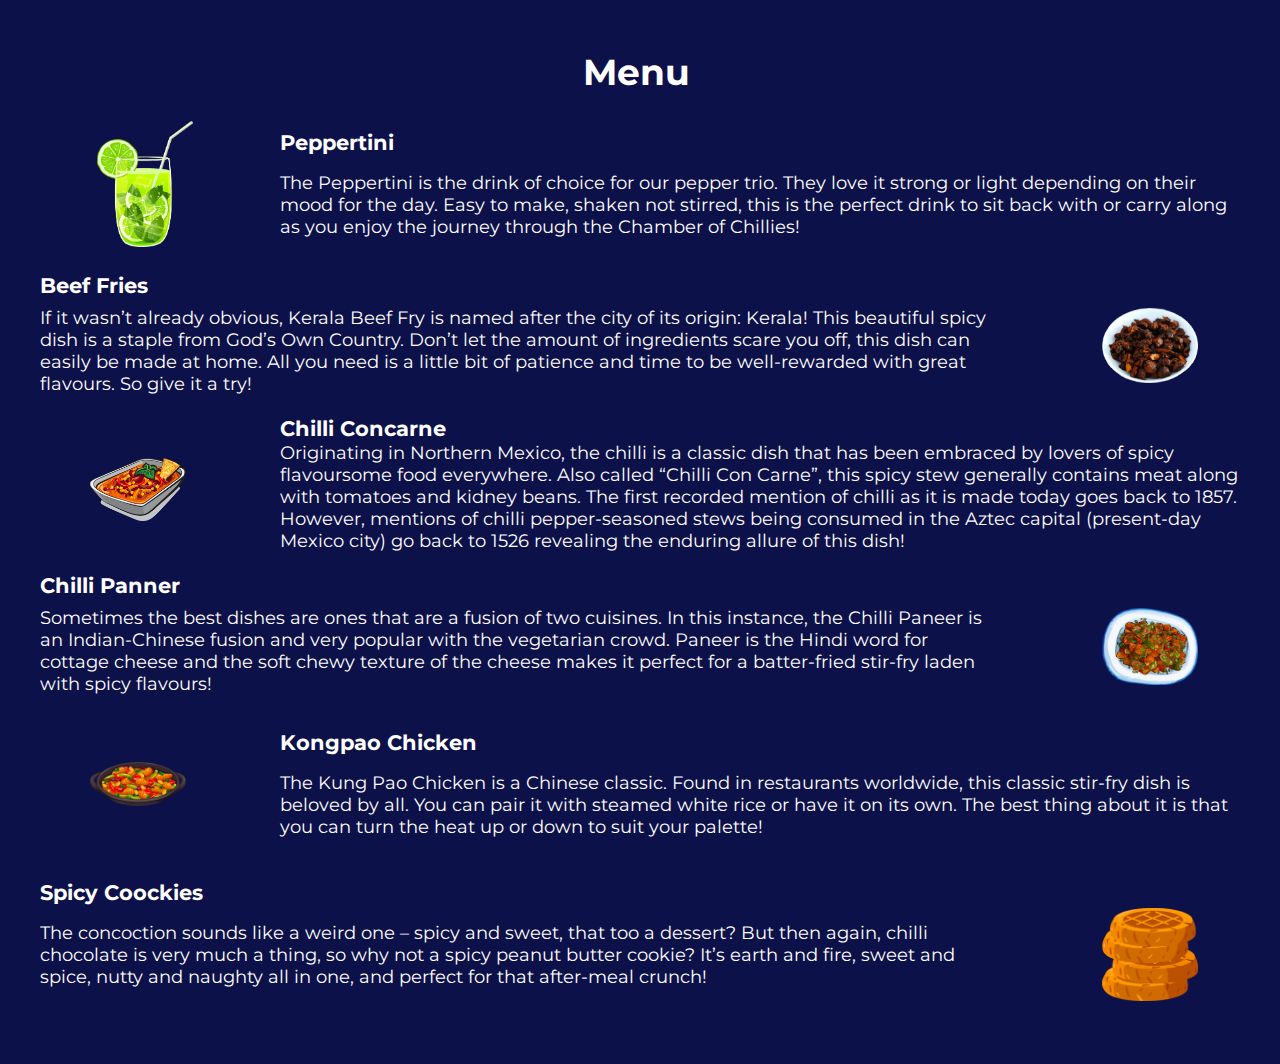
<file: reciepe_new.html>
<!DOCTYPE html>
<html class="wide wow-animation" lang="en">
  <head>
    <title>That Perfect Dish</title>
    <meta name="format-detection" content="telephone=no">
    <meta name="viewport" content="width=device-width, height=device-height, initial-scale=1.0, maximum-scale=1.0, user-scalable=0">
    <meta http-equiv="X-UA-Compatible" content="IE=edge">
    <meta charset="utf-8">
    <link rel="icon" href="images/favicon.png" type="image/x-icon">
    <link href="https://fonts.googleapis.com/css2?family=Montserrat:wght@100&family=ZCOOL+KuaiLe&display=swap" rel="stylesheet">
    <base target="_blank">
    <style>
  * {
    margin: 0;
    padding: 0;
  }
  
  body,
  button,
  input {
    font: 18px arial;
    font-family: 'Montserrat', sans-serif;
    color: #fff;
  }
  
  li {
    list-style: none;
  }
  
  a {
    color: rgb(255, 255, 255);
    text-decoration: none;
  }
  
  input,
  button {
    border: none;
    outline: none;
  }
  
  body {
    background-color: #0D1149;
  }


  .banner {
    width: 1200px;
    height: 140px;
    margin: 10px auto 0;
    /* border-radius: 10px; */
    display: flex;
    overflow: hidden;

    /* box-shadow: 0 12px 24px 0 rgb(7 17 27 / 60%); */
}
.banner:last-child{
  padding-bottom: 60px;
}

.banner_left {
    flex: 2;
}

.banner_rigt {
    flex: 8;
    display: flex;
    flex-flow: column;
    justify-content: space-evenly;
}

.banner_left img {
    width: 40%;
    height: auto;
}








.right {
    flex: 2;
}

.right img {
    width: 40%;
    height: auto;
} 

.left {
    flex: 8;
    display: flex;
    flex-flow: column;
    justify-content: space-evenly;
}

  .banner_left:hover img{
    transform: scale(1.1);
    transition:transform .5s ease;
  }


  .right:hover img{
    transform: scale(1.1);
    transition:transform .5s ease;
  }


  #one{
    position: relative;
  }
  #img_one{
    position: absolute;
    top: 7px;
    right: 87px;
  }
  #two{
    position: relative;
  }
  #img_two{
    position: absolute;
    top: 44px;
    right: 42px;
  }
  #three{
    position: relative;
  }
  #img_three{
    position: absolute;
    top: 44px;
    right: 94px;
  }
  #four{
    position: relative;
  }
  #img_four{
    position: absolute;
    top: 44px;
    right: 42px;
  }
  #five{
    position: relative;
  }
  #img_five{
    position: absolute;
    top: 48px;
    right: 94px;
  }
  #six{
    position: relative;
  }
  #img_six{
    position: absolute;
    top: 44px;
    right: 42px;
  }


  .nav{
    width: 1200px;
    height: auto;
    margin: 40px auto 0;
    /* border-radius: 10px; */
    display: flex;
    overflow: hidden;
  }
  .nav h1{
    width: 115px;
    margin: 10px auto;
  }





  </style>
  
  </head>
  <body>
    <div>

    </div>
    <div class="nav"><h1>Menu</h1></div>
    <div class="clickables">
      <div class="banner">
        <div class="banner_left" id="one">
          <a href="./sub_pages/Peppertiny.html"><img src=".//imgs/food imgs/peppertini.png" alt="" id="img_one"></a>
        </div>
        <div class="banner_rigt">
          <div class="text_topic">
            <h3>Peppertini</h3>
          </div>
          <div class="text_body">
            The Peppertini is the drink of choice for our pepper trio. They love it strong or light depending on their mood
            for the
            day. Easy to make, shaken not stirred, this is the perfect drink to sit back with or carry along as you enjoy the
            journey through the Chamber of Chillies!
      
          </div>
        </div>
      </div>
      <div class="banner">
        <div class="left">
          <div class="text_topic"><h3>Beef Fries</h3></div>
          <div class="text_body">If it wasn’t already obvious, Kerala Beef Fry is named after the city of its origin: Kerala! This beautiful spicy dish
          is a staple from God’s Own Country. Don’t let the amount of ingredients scare you off, this dish can easily be made at
          home. All you need is a little bit of patience and time to be well-rewarded with great flavours. So give it a try!
          </div>
        </div>
        <div class="right" id="two">
          <a href="./sub_pages/Beeffries.html"><img src=".//imgs/food imgs/beeffries.png" alt="" id="img_two"></a>
        </div>
      </div>
      <div class="banner">
        <div class="banner_left" id="three">
          <a href="./sub_pages/Chilli.html"><img src=".//imgs/food imgs/chilliconcarne.png" alt="" id="img_three"></a>
        </div>
        <div class="banner_rigt">
          <div class="text_topic"><h3>Chilli Concarne</h3></div>
          <div class="text_body">Originating in Northern Mexico, the chilli is a classic dish that has been embraced by lovers of
            spicy flavoursome food everywhere. Also called “Chilli Con Carne”, this spicy stew generally contains meat along with
            tomatoes and kidney beans. The first recorded mention of chilli as it is made today goes back to 1857. However,
            mentions of chilli pepper-seasoned stews being consumed in the Aztec capital (present-day Mexico city) go back to 1526
            revealing the enduring allure of this dish!
          </div>
        </div>
      </div>
      <div class="banner">
        <div class="banner_rigt">
          <div class="text_topic"><h3>Chilli Panner</h3></div>
          <div class="text_body">Sometimes the best dishes are ones that are a fusion of two cuisines. In this instance, the
            Chilli Paneer is an Indian-Chinese fusion and very popular with the vegetarian crowd. Paneer is the Hindi word for
            cottage cheese and the soft chewy texture of the cheese makes it perfect for a batter-fried stir-fry laden with spicy
            flavours!
          </div>
        </div>
        <div class="banner_left" id="four">
          <a href="./sub_pages/Chilli Panner.html"><img src=".//imgs/food imgs/chillipanner.png" alt="" id="img_four"></a>
        </div>
      </div>
      <div class="banner">
        <div class="banner_left" id="five">
          <a href="./sub_pages/Kongpao.html"><img src=".//imgs/food imgs/stew.png" alt="" id="img_five"></a>
        </div>
        <div class="banner_rigt">
          <div class="text_topic"><h3>Kongpao Chicken</h3></div>
          <div class="text_body">The Kung Pao Chicken is a Chinese classic. Found in restaurants worldwide, this classic stir-fry
            dish is beloved by all. You can pair it with steamed white rice or have it on its own. The best thing about it is that
            you can turn the heat up or down to suit your palette!
          </div>
        </div>
      </div>
      <div class="banner">
        <div class="banner_rigt">
          <div class="text_topic"><h3>Spicy Coockies</h3></div>
          <div class="text_body">The concoction sounds like a weird one – spicy and sweet, that too a dessert? But then again,
            chilli chocolate is very much a thing, so why not a spicy peanut butter cookie? It’s earth and fire, sweet and spice,
            nutty and naughty all in one, and perfect for that after-meal crunch!
          </div>
        </div>
        <div class="banner_left" id="six">
          <a href="./sub_pages/Coockies.html"><img src=".//imgs/food imgs/spicycoockies.png" alt="" id="img_six"></a>
        </div>
      </div>
     
    </div>
  </body>


  </html>
</file>
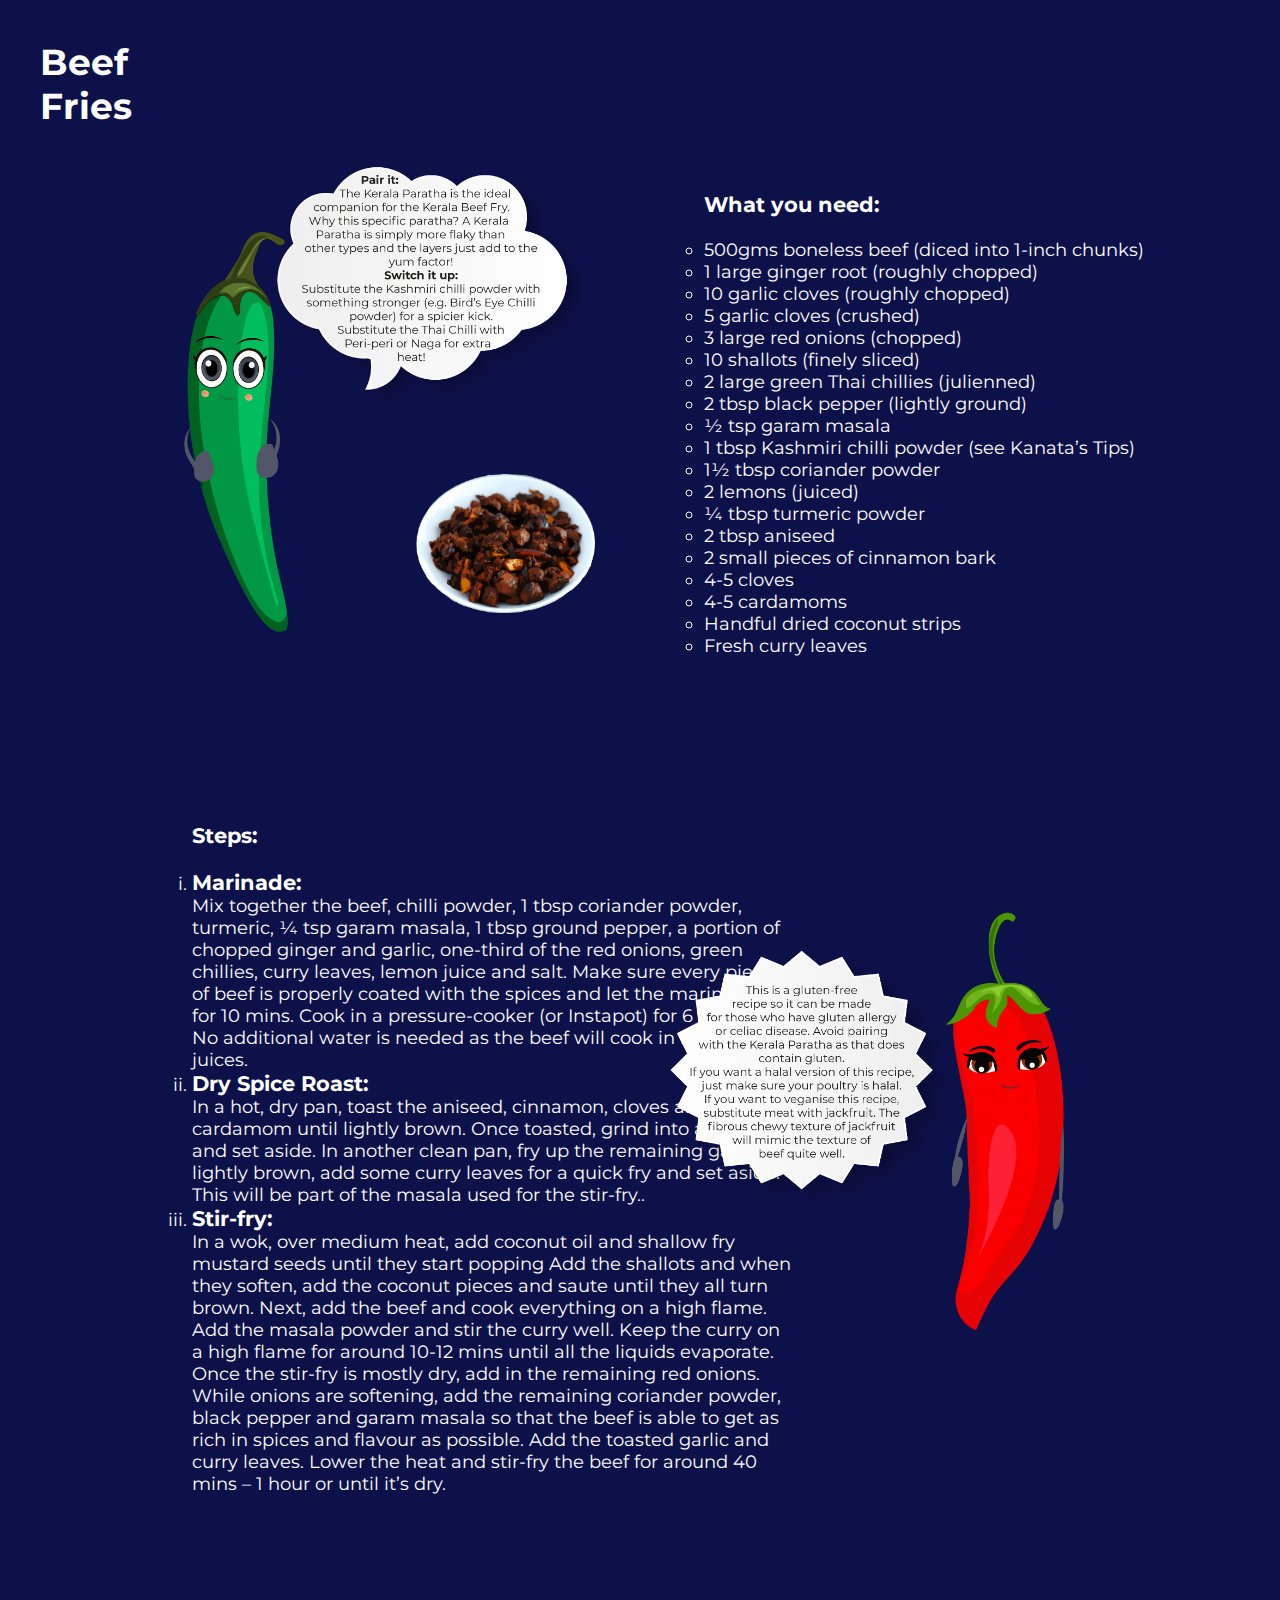
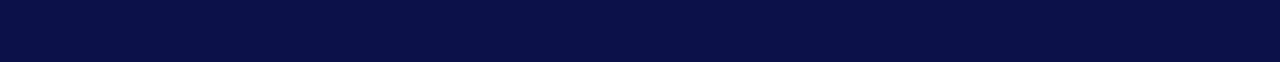
<file: sub_pages/Beeffries.html>
<!DOCTYPE html>
<html class="wide wow-animation" lang="en">
  <head>
    <title>That Perfect Dish</title>
    <meta name="format-detection" content="telephone=no">
    <meta name="viewport" content="width=device-width, height=device-height, initial-scale=1.0, maximum-scale=1.0, user-scalable=0">
    <meta http-equiv="X-UA-Compatible" content="IE=edge">
    <meta charset="utf-8">
    <link rel="icon" href="images/favicon.png" type="image/x-icon">
    <link href="https://fonts.googleapis.com/css2?family=Montserrat:wght@100&family=ZCOOL+KuaiLe&display=swap" rel="stylesheet">
    <base target="_blank">
    <style>
  * {
    margin: 0;
    padding: 0;
  }
  
  body,
  button,
  input {
    font: 18px arial;
    font-family: 'Montserrat', sans-serif;
    color: #fff;
  }
  
  /* li {
    list-style: none;
  } */

  .ingredients li{
    list-style:circle;
  }

  .stpes li{
    list-style:lower-roman;

  }
  
  a {
    color: rgb(255, 255, 255);
    text-decoration: none;
  }
  
  input,
  button {
    border: none;
    outline: none;
  }
  
  body {
    background-color: #0D1149;
  }



  .nav{
    width: 1200px;
    height: auto;
    margin: 40px auto 0;
    /* border-radius: 10px; */
    display: flex;
    overflow: hidden;
  }
  .nav h1{
    width: 180px;
    margin: ;
  }

  .banner_left{
    position: relative;
  }

  #img_one{
    float: left;
    width: 35%;
    position: absolute;
    top: 1em;
    /* padding-bottom: 46.5%; */
    right: 54.5%;
    z-index: 999;
    position: absolute;
    cursor: pointer;
    /* transform: rotate(-60deg); */
}
    

#img_one_one {
  float: right;
    width: 35%;
    position: absolute;
    top: 41em;
    /* padding-bottom: 46.5%; */
    right: 13.5%;
    z-index: 999;
    position: absolute;
    cursor: pointer;
    /* transform: rotate(-60deg); */
}



  .banner{

  }

  .banner_rigt{
    width: 600px;
    margin: 5% 55%;
}

.banner_rigt_right{
  width: 600px;
    margin: 13% 15%;
}


.peppertini{
position: relative;
}
#img_two{
  float: right;
    width: 14%;
    position: absolute;
    top: -66em;
    /* padding-bottom: 46.5%; */
    right: 53.5%;
    z-index: 999;
    position: absolute;
    cursor: pointer;

}





  </style>
  
  </head>
  <body>
    <div>
  
    </div>
    <div class="nav">
      <h1>Beef Fries</h1>
    </div>
    <div class="banner_left" id="one">
      <a href="#"><img src="../imgs/Prompts/Kerela Fry.png" alt="" id="img_one"></a>
      <a href="#"><img src="../imgs/Prompts/Kerela Fry 2.png" alt="" id="img_one_one"></a>
    </div>
    <div class="banner_rigt">
      <div class="text_topic">
        <h3>What you need:</h3>
      </div>
      <div class="text_body">
        <br>
        <ul class="ingredients">
          <li>500gms boneless beef (diced into 1-inch chunks) </li>
          <li>1 large ginger root (roughly chopped) </li>
          <li>10 garlic cloves (roughly chopped)</li>
          <li>5 garlic cloves (crushed) </li>
          <li>3 large red onions (chopped) </li>
          <li>10 shallots (finely sliced)</li>
          <li>2 large green Thai chillies (julienned)</li>
          <li>2 tbsp black pepper (lightly ground)</li>
          <li>½ tsp garam masala </li>
          <li>1 tbsp Kashmiri chilli powder (see Kanata’s Tips)</li>
          <li>1½ tbsp coriander powder </li>
          <li>2 lemons (juiced)</li>
          <li>¼ tbsp turmeric powder</li>
          <li>2 tbsp aniseed </li>
          <li>2 small pieces of cinnamon bark </li>
          <li>4-5 cloves </li>
          <li>4-5 cardamoms </li>
          <li>Handful dried coconut strips</li>
          <li>Fresh curry leaves </li>
        </ul>
      </div>
    </div>
    <div class="banner_rigt_right">
      <div class="text_topic">
        <h3>Steps:</h3>
      </div>
      <div class="text_body">
        <br>
        <ul class="stpes">
          <li>
            <h3>Marinade:</h3>
            Mix together the beef, chilli powder, 1 tbsp coriander powder, turmeric, ¼ tsp garam masala, 1 tbsp ground pepper, a
            portion of chopped ginger and garlic, one-third of the red onions, green chillies, curry leaves, lemon juice and salt.
            Make sure every piece of beef is properly coated with the spices and let the marinade sit for 10 mins.
            Cook in a pressure-cooker (or Instapot) for 6 whistles. No additional water is needed as the beef will cook in its own
            juices.
          </li>
          </li>
          <li>
            <h3>Dry Spice Roast:</h3>
            In a hot, dry pan, toast the aniseed, cinnamon, cloves and cardamom until lightly brown. Once toasted, grind into a
            powder and set aside.
            In another clean pan, fry up the remaining garlic till lightly brown, add some curry leaves for a quick fry and set
            aside. This will be part of the masala used for the stir-fry..
          </li>
          <li>
            <h3>Stir-fry:</h3>
            In a wok, over medium heat, add coconut oil and shallow fry mustard seeds until they start popping
            Add the shallots and when they soften, add the coconut pieces and saute until they all turn brown.
            Next, add the beef and cook everything on a high flame.
            Add the masala powder and stir the curry well.
            Keep the curry on a high flame for around 10-12 mins until all the liquids evaporate.
            Once the stir-fry is mostly dry, add in the remaining red onions.
            While onions are softening, add the remaining coriander powder, black pepper and garam masala so that the beef is able
            to get as rich in spices and flavour as possible.
            Add the toasted garlic and curry leaves.
            Lower the heat and stir-fry the beef for around 40 mins – 1 hour or until it’s dry.
          </li>
          
          
        </ul>
      </div>
    </div>
    <div class="peppertini">
      <a href="#"><img src="../imgs/food imgs/beeffries.png" alt="" id="img_two"></a>
    </div>
  </body>


  </html>
</file>
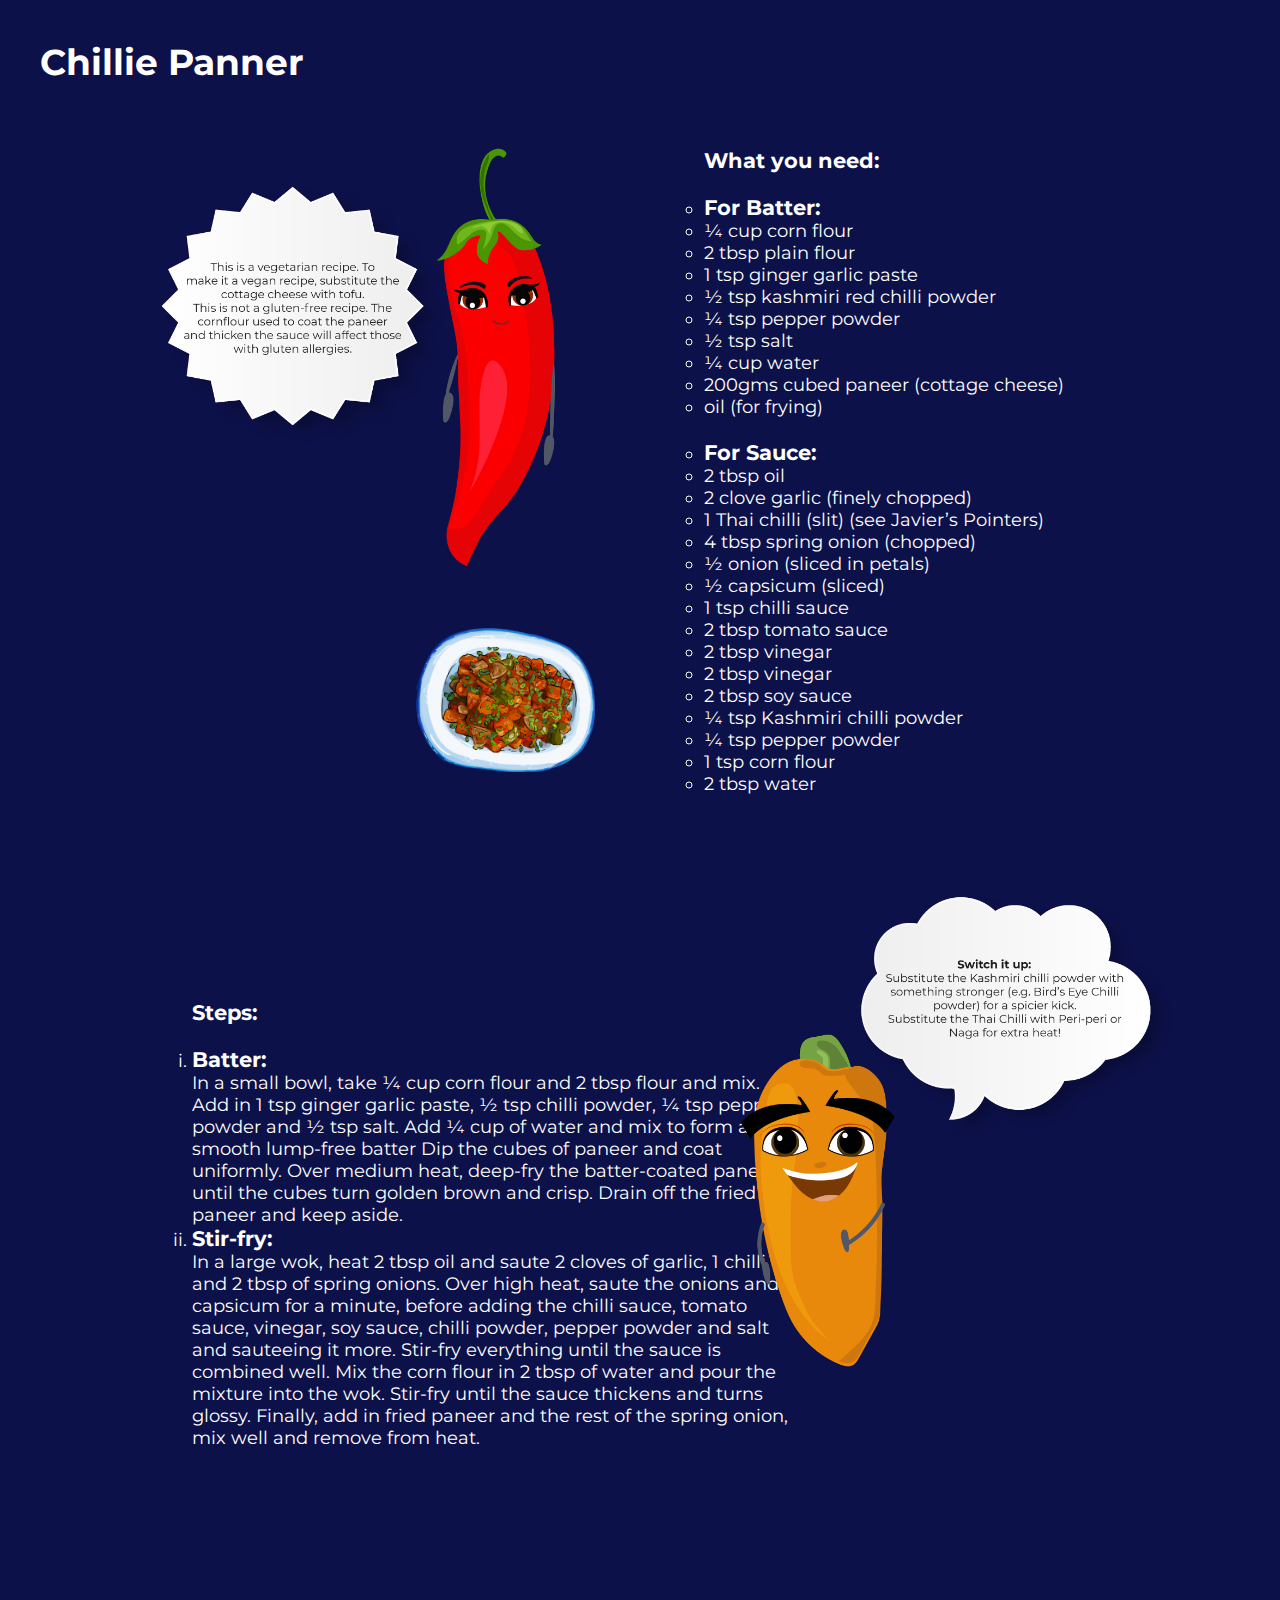
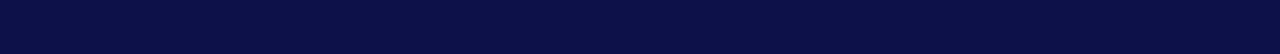
<file: sub_pages/Chilli Panner.html>
<!DOCTYPE html>
<html class="wide wow-animation" lang="en">
  <head>
    <title>That Perfect Dish</title>
    <meta name="format-detection" content="telephone=no">
    <meta name="viewport" content="width=device-width, height=device-height, initial-scale=1.0, maximum-scale=1.0, user-scalable=0">
    <meta http-equiv="X-UA-Compatible" content="IE=edge">
    <meta charset="utf-8">
    <link rel="icon" href="images/favicon.png" type="image/x-icon">
    <link href="https://fonts.googleapis.com/css2?family=Montserrat:wght@100&family=ZCOOL+KuaiLe&display=swap" rel="stylesheet">
    <base target="_blank">
    <style>
  * {
    margin: 0;
    padding: 0;
  }
  
  body,
  button,
  input {
    font: 18px arial;
    font-family: 'Montserrat', sans-serif;
    color: #fff;
  }
  
  /* li {
    list-style: none;
  } */

  .ingredients li{
    list-style:circle;
  }

  .stpes li{
    list-style:lower-roman;

  }
  
  a {
    color: rgb(255, 255, 255);
    text-decoration: none;
  }
  
  input,
  button {
    border: none;
    outline: none;
  }
  
  body {
    background-color: #0D1149;
  }



  .nav{
    width: 1200px;
    height: auto;
    margin: 40px auto 0;
    /* border-radius: 10px; */
    display: flex;
    overflow: hidden;
  }
  .nav h1{
    width: 286px;
    margin: ;
  }

  .banner_left{
    position: relative;
  }

  #img_one{
    float: left;
    width: 35%;
    position: absolute;
    top: 1em;
    /* padding-bottom: 46.5%; */
    right: 54.5%;
    z-index: 999;
    position: absolute;
    cursor: pointer;
    /* transform: rotate(-60deg); */
}
    

#img_one_one {
  float: right;
    width: 35%;
    position: absolute;
    top: 44em;
    /* padding-bottom: 46.5%; */
    right: 7.5%;
    z-index: 999;
    position: absolute;
    cursor: pointer;
}



  .banner{

  }

  .banner_rigt{
    width: 600px;
    margin: 5% 55%;
}

.banner_rigt_right{
  width: 600px;
    margin: 16% 15%;
}


.peppertini{
position: relative;
}
#img_two{
  float: right;
    width: 14%;
    position: absolute;
    top: -57em;
    /* padding-bottom: 46.5%; */
    right: 53.5%;
    z-index: 999;
    position: absolute;
    cursor: pointer;

}





  </style>
  
  </head>
  <body>
    <div>
  
    </div>
    <div class="nav">
      <h1>Chillie Panner</h1>
    </div>
    <div class="banner_left" id="one">
      <a href="#"><img src="../imgs/Prompts/Chilli Paneer.png" alt="" id="img_one"></a>
      <a href="#"><img src="../imgs/Prompts/Chilli Paneer2.png" alt="" id="img_one_one"></a>
    </div>
    <div class="banner_rigt">
      <div class="text_topic">
        <h3>What you need:</h3>
      </div>
      <div class="text_body">
        <br>
        <ul class="ingredients">
          <li><h3>For Batter:</h3></li>
          <li>¼ cup corn flour</li>          
          <li>2 tbsp plain flour</li>          
          <li>1 tsp ginger garlic paste</li>          
          <li>½ tsp kashmiri red chilli powder</li>          
          <li>¼ tsp pepper powder</li>          
          <li>½ tsp salt</li>          
          <li>¼ cup water</li>          
          <li>200gms cubed paneer (cottage cheese)</li>          
          <li>oil (for frying)</li> 
          <br>
          <li><h3>For Sauce:</h3></li>
          <li>2 tbsp oil</li>
          <li>2 clove garlic (finely chopped)</li>
          <li>1 Thai chilli (slit) (see Javier’s Pointers)</li>
          <li>4 tbsp spring onion (chopped)</li>
          <li>½ onion (sliced in petals)</li>
          <li>½ capsicum (sliced)</li>
          <li>1 tsp chilli sauce</li>
          <li>2 tbsp tomato sauce</li>
          <li>2 tbsp vinegar</li>
          <li>2 tbsp vinegar</li>
          <li>2 tbsp soy sauce</li>
          <li>¼ tsp Kashmiri chilli powder</li>
          <li>¼ tsp pepper powder</li>
          <li>1 tsp corn flour</li>
          <li>2 tbsp water</li>
        </ul>
      </div>
    </div>
    <div class="banner_rigt_right">
      <div class="text_topic">
        <h3>Steps:</h3>
      </div>
      <div class="text_body">
        <br>
        <ul class="stpes">
          <li><h3>Batter:</h3>
            In a small bowl, take ¼ cup corn flour and 2 tbsp flour and mix.
            Add in 1 tsp ginger garlic paste, ½ tsp chilli powder, ¼ tsp pepper powder and ½ tsp salt.
            Add ¼ cup of water and mix to form a smooth lump-free batter
            Dip the cubes of paneer and coat uniformly.
            Over medium heat, deep-fry the batter-coated paneer until the cubes turn golden brown and crisp.
            Drain off the fried paneer and keep aside.</li>          
          <li><h3>Stir-fry:</h3>
            In a large wok, heat 2 tbsp oil and saute 2 cloves of garlic, 1 chilli and 2 tbsp of spring onions. 
            Over high heat, saute the onions and capsicum for a minute, before adding the chilli sauce, tomato sauce, vinegar, soy sauce, chilli powder, pepper powder and salt and sauteeing it more.
            Stir-fry everything until the sauce is combined well.
            Mix the corn flour in 2 tbsp of water and pour the mixture into the wok.
            Stir-fry until the sauce thickens and turns glossy.
            Finally, add in fried paneer and the rest of the spring onion, mix well and remove from heat.</li>          
        </ul>
      </div>
    </div>
    <div class="peppertini">
      <a href="#"><img src="../imgs/food imgs/chillipanner.png" alt="" id="img_two"></a>
    </div>
  </body>


  </html>
</file>
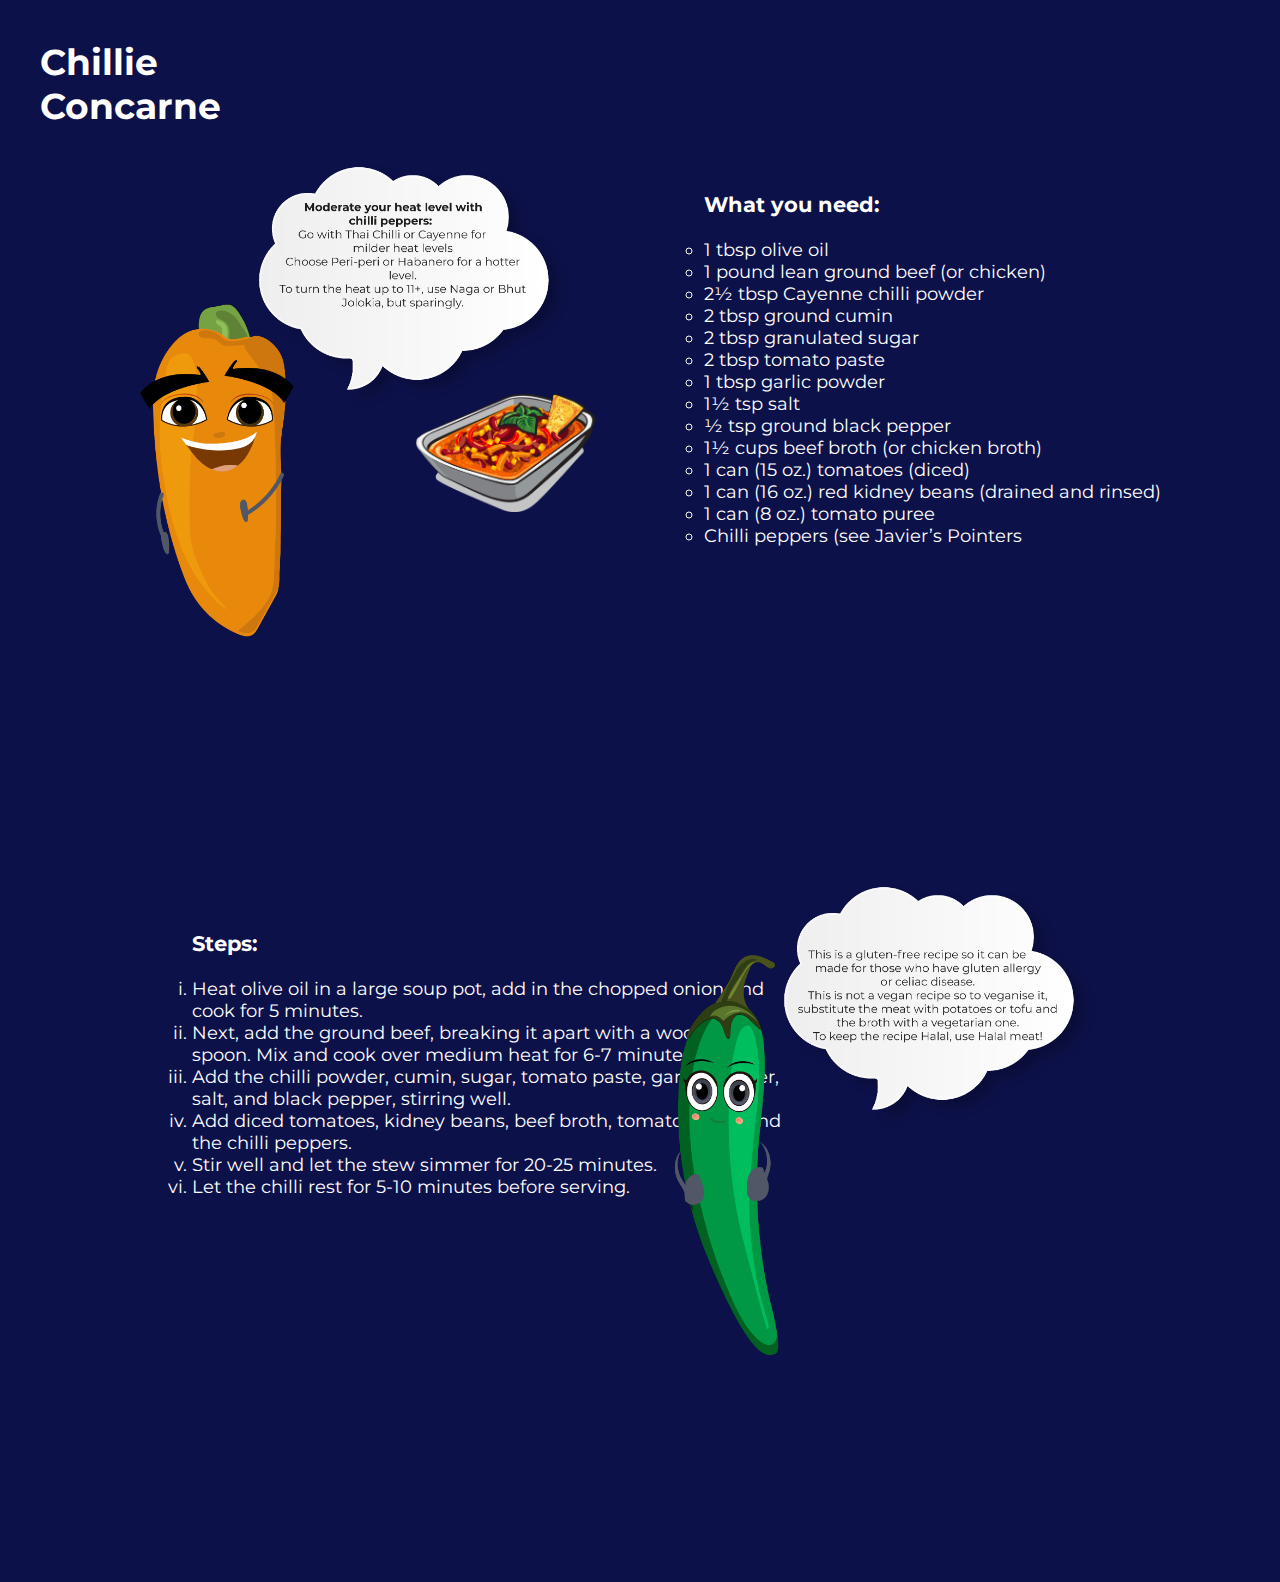
<file: sub_pages/Chilli.html>
<!DOCTYPE html>
<html class="wide wow-animation" lang="en">
  <head>
    <title>That Perfect Dish</title>
    <meta name="format-detection" content="telephone=no">
    <meta name="viewport" content="width=device-width, height=device-height, initial-scale=1.0, maximum-scale=1.0, user-scalable=0">
    <meta http-equiv="X-UA-Compatible" content="IE=edge">
    <meta charset="utf-8">
    <link rel="icon" href="images/favicon.png" type="image/x-icon">
    <link href="https://fonts.googleapis.com/css2?family=Montserrat:wght@100&family=ZCOOL+KuaiLe&display=swap" rel="stylesheet">
    <base target="_blank">
    <style>
  * {
    margin: 0;
    padding: 0;
  }
  
  body,
  button,
  input {
    font: 18px arial;
    font-family: 'Montserrat', sans-serif;
    color: #fff;
  }
  
  /* li {
    list-style: none;
  } */

  .ingredients li{
    list-style:circle;
  }

  .stpes li{
    list-style:lower-roman;

  }
  
  a {
    color: rgb(255, 255, 255);
    text-decoration: none;
  }
  
  input,
  button {
    border: none;
    outline: none;
  }
  
  body {
    background-color: #0D1149;
  }



  .nav{
    width: 1200px;
    height: auto;
    margin: 40px auto 0;
    /* border-radius: 10px; */
    display: flex;
    overflow: hidden;
  }
  .nav h1{
    width: 286px;
    margin: ;
  }

  .banner_left{
    position: relative;
  }

  #img_one{
    float: left;
    width: 35%;
    position: absolute;
    top: 1em;
    /* padding-bottom: 46.5%; */
    right: 54.5%;
    z-index: 999;
    position: absolute;
    cursor: pointer;
    /* transform: rotate(-60deg); */
}
    

#img_one_one {
  float: right;
    width: 35%;
    position: absolute;
    top: 41em;
    /* padding-bottom: 46.5%; */
    right: 13.5%;
    z-index: 999;
    position: absolute;
    cursor: pointer;

}



  .banner{

  }

  .banner_rigt{
    width: 600px;
    margin: 5% 55%;
}

.banner_rigt_right{
  width: 600px;
    margin: 30% 15%;
}


.peppertini{
position: relative;
}
#img_two{
  float: right;
    width: 14%;
    position: absolute;
    top: -66em;
    /* padding-bottom: 46.5%; */
    right: 53.5%;
    z-index: 999;
    position: absolute;
    cursor: pointer;

}





  </style>
  
  </head>
  <body>
    <div>
  
    </div>
    <div class="nav">
      <h1>Chillie Concarne</h1>
    </div>
    <div class="banner_left" id="one">
      <a href="#"><img src="../imgs/Prompts/Chilli.png" alt="" id="img_one"></a>
      <a href="#"><img src="../imgs/Prompts/Chilli 2.png" alt="" id="img_one_one"></a>
    </div>
    <div class="banner_rigt">
      <div class="text_topic">
        <h3>What you need:</h3>
      </div>
      <div class="text_body">
        <br>
        <ul class="ingredients">
          <li> 1 tbsp olive oil</li>
          <li>1 pound lean ground beef (or chicken) </li>
          <li>2½ tbsp Cayenne chilli powder</li>
          <li>2 tbsp ground cumin</li>
          <li>2 tbsp granulated sugar </li>
          <li>2 tbsp tomato paste</li>
          <li>1 tbsp garlic powder</li>
          <li>1½ tsp salt</li>
          <li>½ tsp ground black pepper</li>
          <li>1½ cups beef broth (or chicken broth)</li>
          <li>1 can (15 oz.) tomatoes (diced)</li>
          <li>1 can (16 oz.) red kidney beans (drained and rinsed)</li>
          <li>1 can (8 oz.) tomato puree</li>
          <li>Chilli peppers (see Javier’s Pointers</li>
        </ul>
      </div>
    </div>
    <div class="banner_rigt_right">
      <div class="text_topic">
        <h3>Steps:</h3>
      </div>
      <div class="text_body">
        <br>
        <ul class="stpes">
          <li>Heat olive oil in a large soup pot, add in the chopped onion and cook for 5 minutes.</li>
          <li>Next, add the ground beef, breaking it apart with a wooden spoon. Mix and cook over medium heat for 6-7 minutes.</li>
          <li>Add the chilli powder, cumin, sugar, tomato paste, garlic powder, salt, and black pepper, stirring well.</li>
          <li>Add diced tomatoes, kidney beans, beef broth, tomato sauce and the chilli peppers.</li>
          <li>Stir well and let the stew simmer for 20-25 minutes.</li>
          <li>Let the chilli rest for 5-10 minutes before serving.</li>
        </ul>
      </div>
    </div>
    <div class="peppertini">
      <a href="#"><img src="../imgs/food imgs/chilliconcarne.png" alt="" id="img_two"></a>
    </div>
  </body>


  </html>
</file>
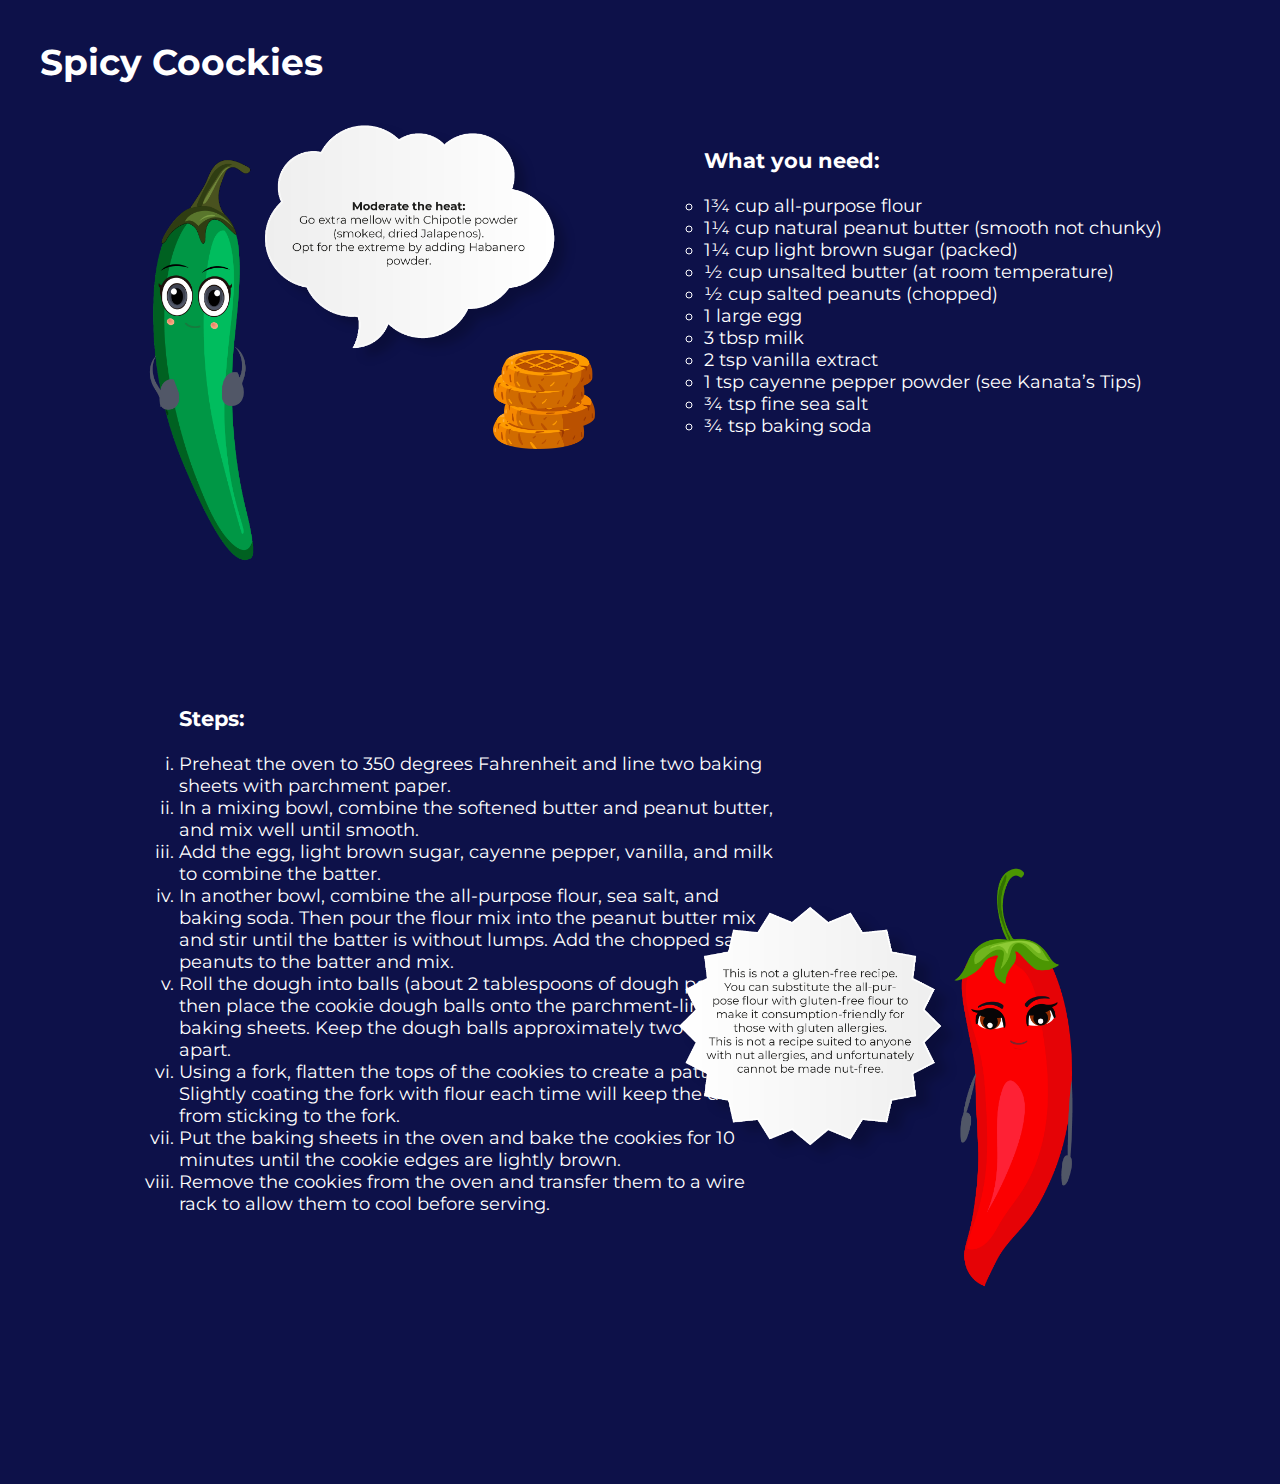
<file: sub_pages/Coockies.html>
<!DOCTYPE html>
<html class="wide wow-animation" lang="en">
  <head>
    <title>That Perfect Dish</title>
    <meta name="format-detection" content="telephone=no">
    <meta name="viewport" content="width=device-width, height=device-height, initial-scale=1.0, maximum-scale=1.0, user-scalable=0">
    <meta http-equiv="X-UA-Compatible" content="IE=edge">
    <meta charset="utf-8">
    <link rel="icon" href="images/favicon.png" type="image/x-icon">
    <link href="https://fonts.googleapis.com/css2?family=Montserrat:wght@100&family=ZCOOL+KuaiLe&display=swap" rel="stylesheet">
    <base target="_blank">
    <style>
  * {
    margin: 0;
    padding: 0;
  }
  
  body,
  button,
  input {
    font: 18px arial;
    font-family: 'Montserrat', sans-serif;
    color: #fff;
  }
  
  /* li {
    list-style: none;
  } */

  .ingredients li{
    list-style:circle;
  }

  .stpes li{
    list-style:lower-roman;

  }
  
  a {
    color: rgb(255, 255, 255);
    text-decoration: none;
  }
  
  input,
  button {
    border: none;
    outline: none;
  }
  
  body {
    background-color: #0D1149;
  }



  .nav{
    width: 1200px;
    height: auto;
    margin: 40px auto 0;
    /* border-radius: 10px; */
    display: flex;
    overflow: hidden;
  }
  .nav h1{
    width: 314px;
    margin: ;
  }

  .banner_left{
    position: relative;
  }

  #img_one{
    float: left;
    width: 35%;
    position: absolute;
    top: 1em;
    /* padding-bottom: 46.5%; */
    right: 54.5%;
    z-index: 999;
    position: absolute;
    cursor: pointer;
    /* transform: rotate(-60deg); */
}
    

#img_one_one {
  float: right;
    width: 35%;
    position: absolute;
    top: 41em;
    /* padding-bottom: 46.5%; */
    right: 13.5%;
    z-index: 999;
    position: absolute;
    cursor: pointer;
    /* transform: rotate(-60deg); */
}



  .banner{

  }

  .banner_rigt{
    width: 600px;
    margin: 5% 55%;
}

.banner_rigt_right{
  width: 600px;
    margin: 21% 14%;
}


.peppertini{
position: relative;
}
#img_two{
  float: right;
    width: 8%;
    position: absolute;
    top: -63em;
    /* padding-bottom: 46.5%; */
    right: 53.5%;
    z-index: 999;
    position: absolute;
    cursor: pointer;
}





  </style>
  
  </head>
  <body>
    <div>
  
    </div>
    <div class="nav">
      <h1>Spicy Coockies</h1>
    </div>
    <div class="banner_left" id="one">
      <a href="#"><img src="../imgs/Prompts/Peanut cookies-10.png" alt="" id="img_one"></a>
      <a href="#"><img src="../imgs/Prompts/Peanut cookies-11.png" alt="" id="img_one_one"></a>
    </div>
    <div class="banner_rigt">
      <div class="text_topic">
        <h3>What you need:</h3>
      </div>
      <div class="text_body">
        <br>
        <ul class="ingredients">
          <li>1¾ cup all-purpose flour</li>
          <li>1¼ cup natural peanut butter (smooth not chunky)</li>
          <li>1¼ cup light brown sugar (packed)</li>
          <li>½ cup unsalted butter (at room temperature)</li>
          <li>½ cup salted peanuts (chopped)</li>
          <li>1 large egg</li>
          <li>3 tbsp milk</li>
          <li>2 tsp vanilla extract</li>
          <li>1 tsp cayenne pepper powder (see Kanata’s Tips)</li>
          <li>¾  tsp fine sea salt</li>
          <li>¾ tsp baking soda</li>
        </ul>
      </div>
    </div>
    <div class="banner_rigt_right">
      <div class="text_topic">
        <h3>Steps:</h3>
      </div>
      <div class="text_body">
        <br>
        <ul class="stpes">
       <li> Preheat the oven to 350 degrees Fahrenheit and line two baking sheets with parchment paper.</li>
       <li>In a mixing bowl, combine the softened butter and peanut butter, and mix well until smooth.</li>
       <li>Add the egg, light brown sugar, cayenne pepper, vanilla, and milk to combine the batter.</li>
       <li>In another bowl, combine the all-purpose flour, sea salt, and baking soda. Then pour the flour mix into the peanut butter mix and stir until the batter is without lumps.
        Add the chopped salted peanuts to the batter and mix.</li>
       <li>Roll the dough into balls (about 2 tablespoons of dough per ball), then place the cookie dough balls onto the parchment-lined baking sheets. 
        Keep the dough balls approximately two inches apart.</li>
       <li>Using a fork, flatten the tops of the cookies to create a pattern. Slightly coating the fork with flour each time will keep the dough from sticking to the fork.</li>
       <li>Put the baking sheets in the oven and bake the cookies for 10 minutes until the cookie edges are lightly brown.</li>
       <li>Remove the cookies from the oven and transfer them to a wire rack to allow them to cool before serving.</li>
        </ul>
      </div>
    </div>
    <div class="peppertini">
      <a href="#"><img src="../imgs/food imgs/spicycoockies.png" alt="" id="img_two"></a>
    </div>
  </body>


  </html>
</file>
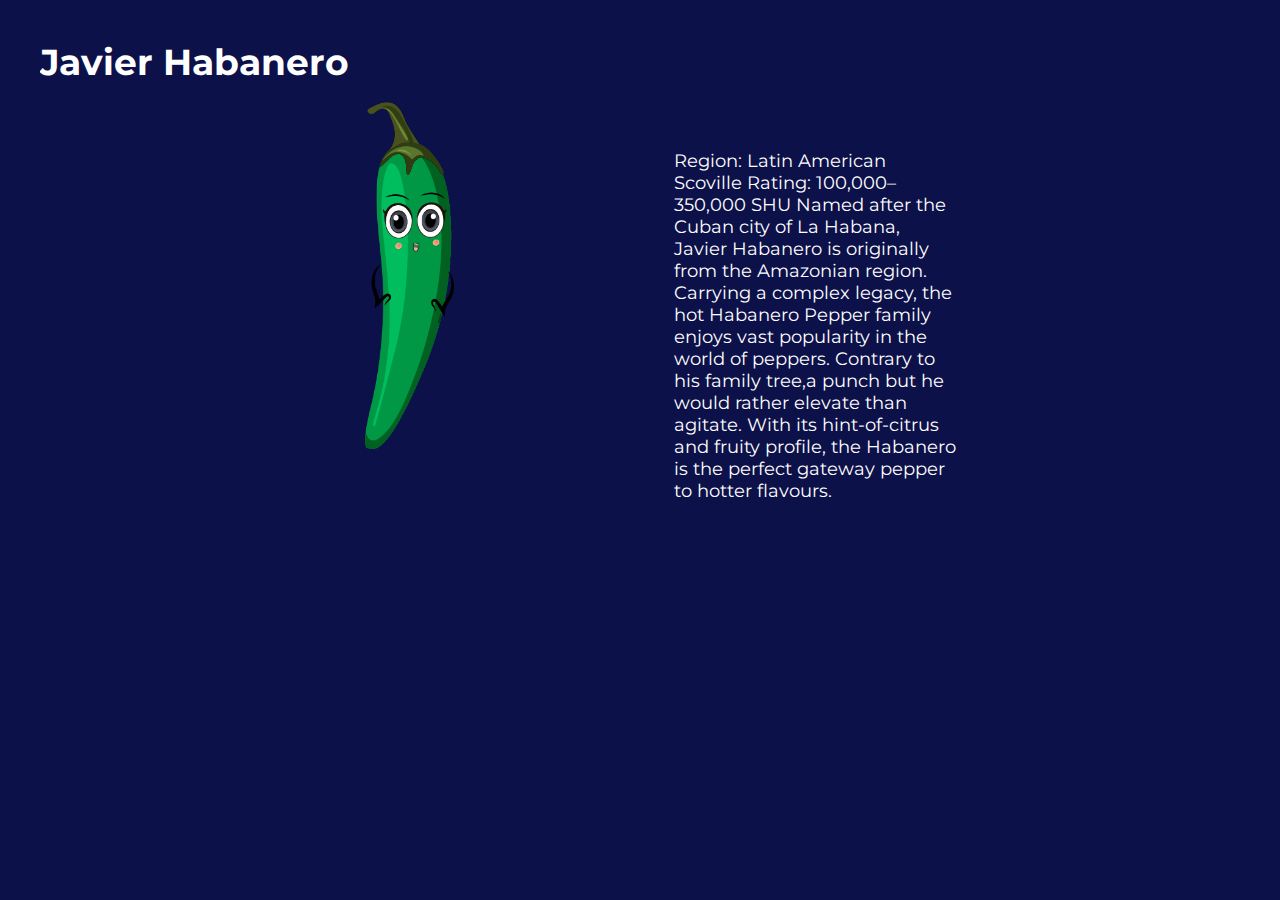
<file: sub_pages/javier.html>
<!DOCTYPE html>
<html class="wide wow-animation" lang="en">
  <head>
    <title>That Perfect Dish</title>
    <meta name="format-detection" content="telephone=no">
    <meta name="viewport" content="width=device-width, height=device-height, initial-scale=1.0, maximum-scale=1.0, user-scalable=0">
    <meta http-equiv="X-UA-Compatible" content="IE=edge">
    <meta charset="utf-8">
    <link rel="icon" href="images/favicon.png" type="image/x-icon">
    <link href="https://fonts.googleapis.com/css2?family=Montserrat:wght@100&family=ZCOOL+KuaiLe&display=swap" rel="stylesheet">
    <base target="_blank">
    <style>
  * {
    margin: 0;
    padding: 0;
  }
  
  body,
  button,
  input {
    font: 18px arial;
    font-family: 'Montserrat', sans-serif;
    color: #fff;
  }
  
  /* li {
    list-style: none;
  } */

  .ingredients li{
    list-style:circle;
  }

  .stpes li{
    list-style:lower-roman;

  }
  
  a {
    color: rgb(255, 255, 255);
    text-decoration: none;
  }
  
  input,
  button {
    border: none;
    outline: none;
  }
  
  body {
    background-color: #0D1149;
  }



  .nav{
    width: 1200px;
    height: auto;
    margin: 40px auto 0;
    /* border-radius: 10px; */
    display: flex;
    overflow: hidden;
  }
  .nav h1{
    width: 340px;
    margin: ;
  }

  .banner_left{
    position: relative;
  }

  #img_one{
    float: left;
    width: 7%;
    position: absolute;
    top: 1em;
    right: 64.5%;
    z-index: 999;
    position: absolute;
    cursor: pointer;

  }

  .text_body{
  
    width: 282px;
    margin: 11% -5%;



  }

  .banner_rigt{
    width: 600px;
    margin: 5% 55%;
}

.peppertini{
position: relative;
}



  </style>
  
  </head>
  <body>
    <div>
  
    </div>
    <div class="nav">
      <h1>Javier Habanero</h1>
    </div>
    <div class="banner_left" id="one">
      <a href="#"><img src="../imgs/green Chillie.png" alt="" id="img_one"></a>
    </div>
    <div class="banner_rigt">
      <div class="text_topic">
        <h3></h3>
      </div>
      <div class="text_body">
        <p>Region: Latin American
          Scoville Rating: 100,000–350,000 SHU
          Named after the Cuban city of La Habana,
          Javier Habanero is originally from the Amazonian region.
          Carrying a complex legacy,
          the hot Habanero Pepper family enjoys vast popularity
          in the world of peppers.
          Contrary to his family tree,a punch but he would rather
          elevate than agitate.
          With its hint-of-citrus and fruity profile,
          the Habanero is the perfect gateway pepper to
          hotter flavours.</p>
    </div>
   
  </body>


  </html>
</file>
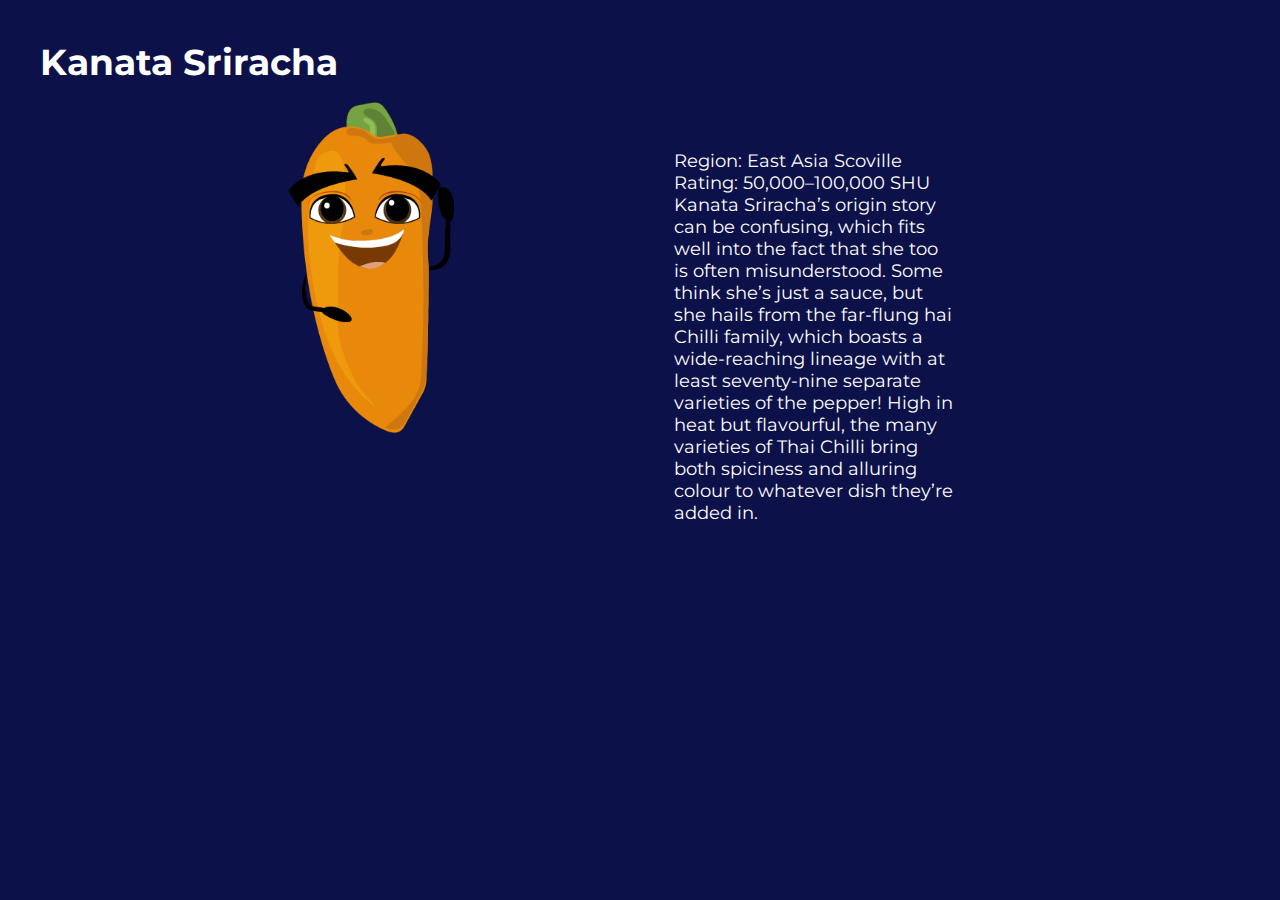
<file: sub_pages/kanata.html>
<!DOCTYPE html>
<html class="wide wow-animation" lang="en">
  <head>
    <title>That Perfect Dish</title>
    <meta name="format-detection" content="telephone=no">
    <meta name="viewport" content="width=device-width, height=device-height, initial-scale=1.0, maximum-scale=1.0, user-scalable=0">
    <meta http-equiv="X-UA-Compatible" content="IE=edge">
    <meta charset="utf-8">
    <link rel="icon" href="images/favicon.png" type="image/x-icon">
    <link href="https://fonts.googleapis.com/css2?family=Montserrat:wght@100&family=ZCOOL+KuaiLe&display=swap" rel="stylesheet">
    <base target="_blank">
    <style>
  * {
    margin: 0;
    padding: 0;
  }
  
  body,
  button,
  input {
    font: 18px arial;
    font-family: 'Montserrat', sans-serif;
    color: #fff;
  }
  
  /* li {
    list-style: none;
  } */

  .ingredients li{
    list-style:circle;
  }

  .stpes li{
    list-style:lower-roman;

  }
  
  a {
    color: rgb(255, 255, 255);
    text-decoration: none;
  }
  
  input,
  button {
    border: none;
    outline: none;
  }
  
  body {
    background-color: #0D1149;
  }



  .nav{
    width: 1200px;
    height: auto;
    margin: 40px auto 0;
    /* border-radius: 10px; */
    display: flex;
    overflow: hidden;
  }
  .nav h1{
    width: 340px;
    margin: ;
  }

  .banner_left{
    position: relative;
  }

  #img_one{
    float: left;
    width: 13%;
    position: absolute;
    top: 1em;
    right: 64.5%;
    z-index: 999;
    position: absolute;
    cursor: pointer;

  }

  .text_body{
  
    width: 282px;
    margin: 11% -5%;



  }

  .banner_rigt{
    width: 600px;
    margin: 5% 55%;
}

.peppertini{
position: relative;
}



  </style>
  
  </head>
  <body>
    <div>
  
    </div>
    <div class="nav">
      <h1>Kanata Sriracha</h1>
    </div>
    <div class="banner_left" id="one">
      <a href="#"><img src="../imgs/yellow Chillie.png" alt="" id="img_one"></a>
    </div>
    <div class="banner_rigt">
      <div class="text_topic">
        <h3></h3>
      </div>
      <div class="text_body">
        <p>Region: East Asia
          Scoville Rating: 50,000–100,000 SHU
          Kanata Sriracha’s origin story can be confusing,
          which fits well into the fact that she
          too is often misunderstood. Some think
          she’s just a sauce, but she hails from the far-flung
          hai Chilli family, which boasts a wide-reaching lineage
          with at least seventy-nine separate varieties of
          the pepper! High in heat but flavourful, the many
          varieties of Thai Chilli bring both spiciness and
          alluring colour to whatever dish they’re added in.</p>
    </div>
   
  </body>


  </html>
</file>
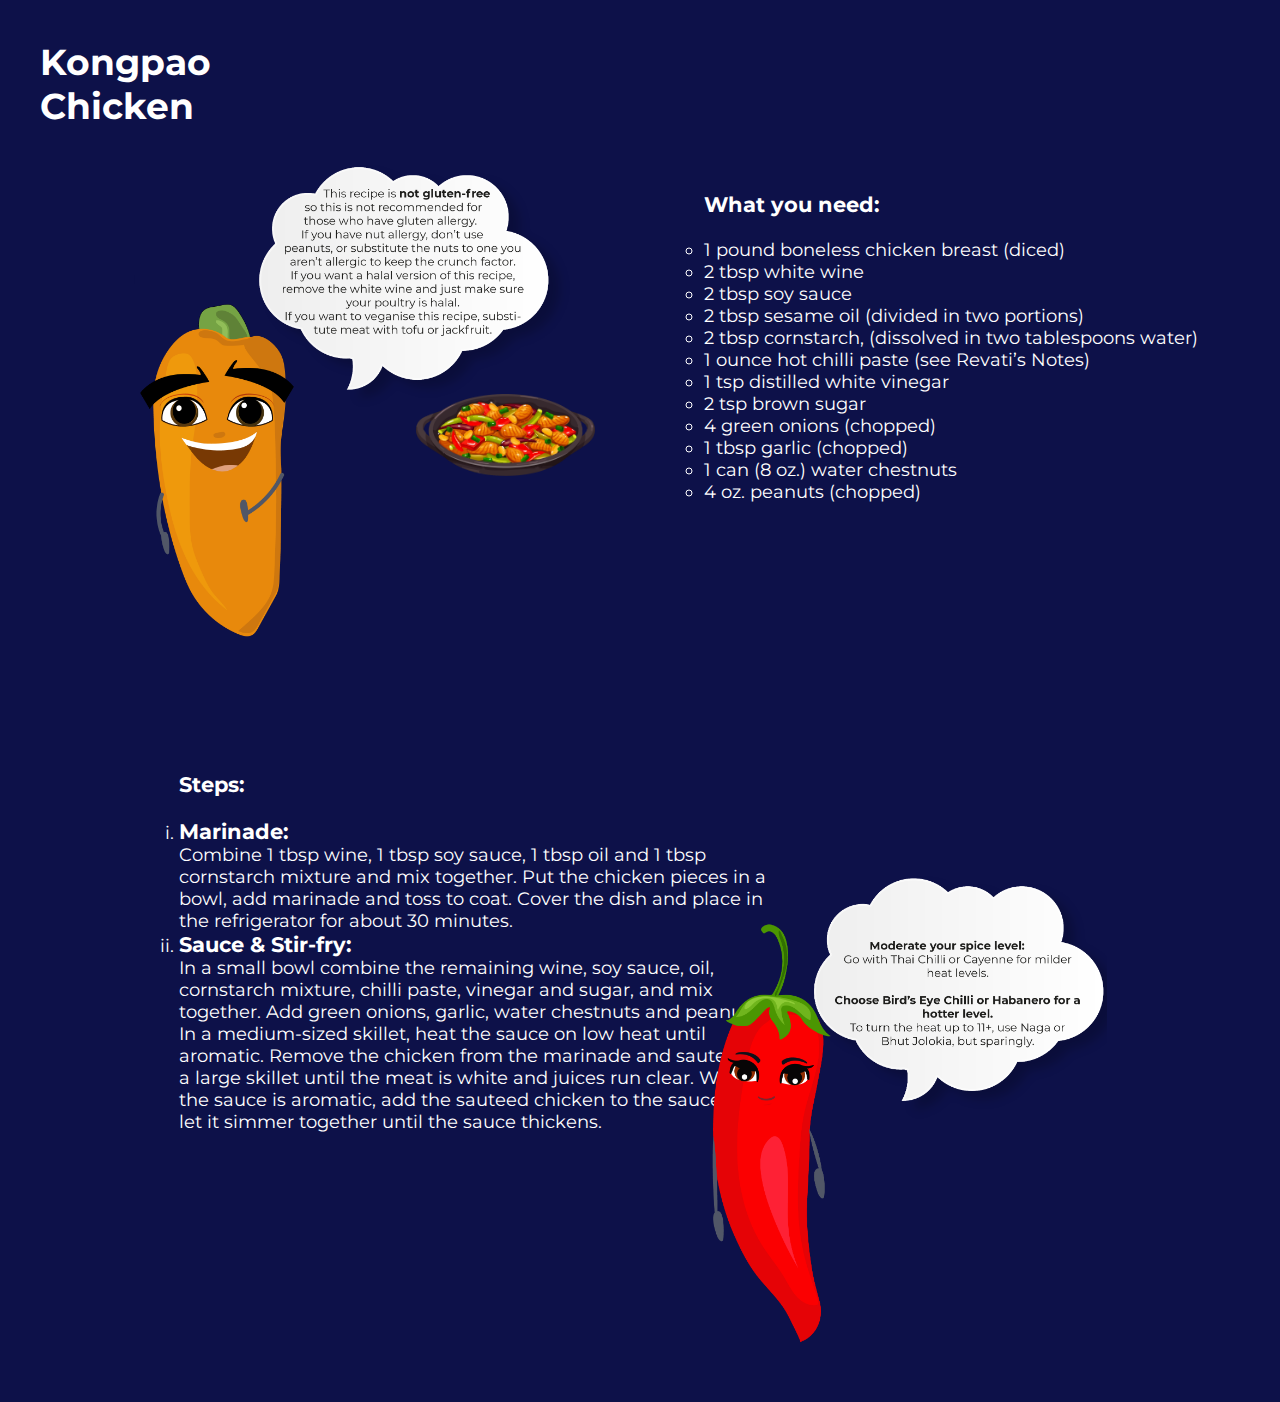
<file: sub_pages/Kongpao.html>
<!DOCTYPE html>
<html class="wide wow-animation" lang="en">
  <head>
    <title>That Perfect Dish</title>
    <meta name="format-detection" content="telephone=no">
    <meta name="viewport" content="width=device-width, height=device-height, initial-scale=1.0, maximum-scale=1.0, user-scalable=0">
    <meta http-equiv="X-UA-Compatible" content="IE=edge">
    <meta charset="utf-8">
    <link rel="icon" href="images/favicon.png" type="image/x-icon">
    <link href="https://fonts.googleapis.com/css2?family=Montserrat:wght@100&family=ZCOOL+KuaiLe&display=swap" rel="stylesheet">
    <base target="_blank">
    <style>
  * {
    margin: 0;
    padding: 0;
  }
  
  body,
  button,
  input {
    font: 18px arial;
    font-family: 'Montserrat', sans-serif;
    color: #fff;
  }
  
  /* li {
    list-style: none;
  } */

  .ingredients li{
    list-style:circle;
  }

  .stpes li{
    list-style:lower-roman;

  }
  
  a {
    color: rgb(255, 255, 255);
    text-decoration: none;
  }
  
  input,
  button {
    border: none;
    outline: none;
  }
  
  body {
    background-color: #0D1149;
  }



  .nav{
    width: 1200px;
    height: auto;
    margin: 40px auto 0;
    /* border-radius: 10px; */
    display: flex;
    overflow: hidden;
  }
  .nav h1{
    width: 314px;
    margin: ;
  }

  .banner_left{
    position: relative;
  }

  #img_one{
    float: left;
    width: 35%;
    position: absolute;
    top: 1em;
    /* padding-bottom: 46.5%; */
    right: 54.5%;
    z-index: 999;
    position: absolute;
    cursor: pointer;
    /* transform: rotate(-60deg); */
}
    

#img_one_one {
  float: right;
    width: 35%;
    position: absolute;
    top: 41em;
    /* padding-bottom: 46.5%; */
    right: 13.5%;
    z-index: 999;
    position: absolute;
    cursor: pointer;
    /* transform: rotate(-60deg); */
}



  .banner{

  }

  .banner_rigt{
    width: 600px;
    margin: 5% 55%;
}

.banner_rigt_right{
  width: 600px;
    margin: 21% 14%;
}


.peppertini{
position: relative;
}
#img_two{
  float: right;
    width: 14%;
    position: absolute;
    top: -56em;
    /* padding-bottom: 46.5%; */
    right: 53.5%;
    z-index: 999;
    position: absolute;
    cursor: pointer;
}





  </style>
  
  </head>
  <body>
    <div>
  
    </div>
    <div class="nav">
      <h1>Kongpao Chicken</h1>
    </div>
    <div class="banner_left" id="one">
      <a href="#"><img src="../imgs/Prompts/Kungpao .png" alt="" id="img_one"></a>
      <a href="#"><img src="../imgs/Prompts/Kungpoa 2.png" alt="" id="img_one_one"></a>
    </div>
    <div class="banner_rigt">
      <div class="text_topic">
        <h3>What you need:</h3>
      </div>
      <div class="text_body">
        <br>
        <ul class="ingredients">
          <li>1 pound boneless chicken breast (diced)</li>
          <li>2 tbsp white wine</li>
          <li>2 tbsp soy sauce</li>
          <li>2 tbsp sesame oil (divided in two portions)</li>
          <li>2 tbsp cornstarch, (dissolved in two tablespoons water)</li>
          <li>1 ounce hot chilli paste (see Revati’s Notes)</li>
          <li>1 tsp distilled white vinegar</li>
          <li>2 tsp brown sugar</li>
          <li>4 green onions (chopped)</li>
          <li>1 tbsp garlic (chopped)</li>
          <li>1 can (8 oz.) water chestnuts</li>
          <li>4 oz. peanuts (chopped)</li>
        </ul>
      </div>
    </div>
    <div class="banner_rigt_right">
      <div class="text_topic">
        <h3>Steps:</h3>
      </div>
      <div class="text_body">
        <br>
        <ul class="stpes">
        <li><h3>Marinade:</h3>
          Combine 1 tbsp wine, 1 tbsp soy sauce, 1 tbsp oil and 1 tbsp cornstarch mixture and mix together. 
          Put the chicken pieces in a bowl, add marinade and toss to coat. 
          Cover the dish and place in the refrigerator for about 30 minutes.</li>
        <li><h3>Sauce & Stir-fry:</h3>
          In a small bowl combine the remaining wine, soy sauce, oil, cornstarch mixture, chilli paste, vinegar and sugar, and mix together. 
          Add green onions, garlic, water chestnuts and peanuts.
          In a medium-sized skillet, heat the sauce on low heat until aromatic.
          Remove the chicken from the marinade and saute it in a large skillet until the meat is white and juices run clear.
          When the sauce is aromatic, add the sauteed chicken to the sauce and let it simmer together until the sauce thickens.</li>
        </ul>
      </div>
    </div>
    <div class="peppertini">
      <a href="#"><img src="../imgs/food imgs/stew.png" alt="" id="img_two"></a>
    </div>
  </body>


  </html>
</file>
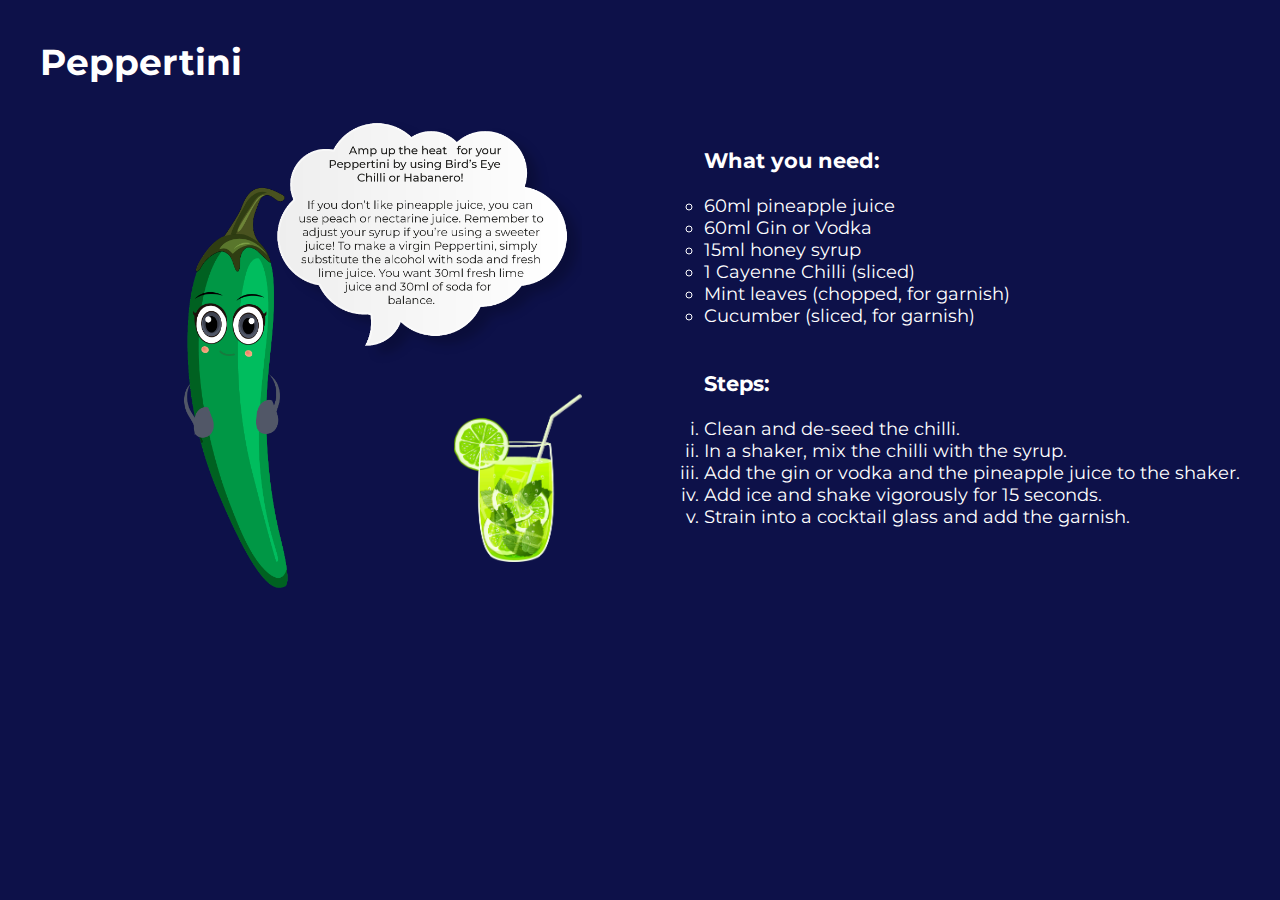
<file: sub_pages/Peppertiny.html>
<!DOCTYPE html>
<html class="wide wow-animation" lang="en">
  <head>
    <title>That Perfect Dish</title>
    <meta name="format-detection" content="telephone=no">
    <meta name="viewport" content="width=device-width, height=device-height, initial-scale=1.0, maximum-scale=1.0, user-scalable=0">
    <meta http-equiv="X-UA-Compatible" content="IE=edge">
    <meta charset="utf-8">
    <link rel="icon" href="images/favicon.png" type="image/x-icon">
    <link href="https://fonts.googleapis.com/css2?family=Montserrat:wght@100&family=ZCOOL+KuaiLe&display=swap" rel="stylesheet">
    <base target="_blank">
    <style>
  * {
    margin: 0;
    padding: 0;
  }
  
  body,
  button,
  input {
    font: 18px arial;
    font-family: 'Montserrat', sans-serif;
    color: #fff;
  }
  
  /* li {
    list-style: none;
  } */

  .ingredients li{
    list-style:circle;
  }

  .stpes li{
    list-style:lower-roman;

  }
  
  a {
    color: rgb(255, 255, 255);
    text-decoration: none;
  }
  
  input,
  button {
    border: none;
    outline: none;
  }
  
  body {
    background-color: #0D1149;
  }



  .nav{
    width: 1200px;
    height: auto;
    margin: 40px auto 0;
    /* border-radius: 10px; */
    display: flex;
    overflow: hidden;
  }
  .nav h1{
    width: 115px;
    margin: ;
  }

  .banner_left{
    position: relative;
  }

  #img_one{
    float: left;
    width: 35%;
    position: absolute;
    top: 1em;
    /* padding-bottom: 46.5%; */
    right: 54.5%;
    z-index: 999;
    position: absolute;
    cursor: pointer;
    /* transform: rotate(-60deg); */
}


  }


  .banner{

  }

  .banner_rigt{
    width: 600px;
    margin: 5% 55%;
}

.peppertini{
position: relative;
}
#img_two{
  float: right;
    width: 10%;
    position: absolute;
    top: -11em;
    /* padding-bottom: 46.5%; */
    right: 54.5%;
    z-index: 999;
    position: absolute;
    cursor: pointer;
    /* transform: rotate(-60deg); */
}


  </style>
  
  </head>
  <body>
    <div>
  
    </div>
    <div class="nav">
      <h1>Peppertini</h1>
    </div>
    <div class="banner_left" id="one">
      <a href="#"><img src="../imgs/Prompts/Peppertinin.png" alt="" id="img_one"></a>
    </div>
    <div class="banner_rigt">
      <div class="text_topic">
        <h3>What you need:</h3>
      </div>
      <div class="text_body">
        <br>
        <ul class="ingredients">
          <li>60ml pineapple juice</li>
          <li>60ml Gin or Vodka</li>
          <li>15ml honey syrup</li>
          <li>1 Cayenne Chilli (sliced)</li>
          <li>Mint leaves (chopped, for garnish)</li>
          <li>Cucumber (sliced, for garnish)</li>
        </ul>
        
        <br>
        <br>
        <h3>Steps:</h3>
        <br>
        <ul class="stpes">
          <li>Clean and de-seed the chilli.</li>
          <li>In a shaker, mix the chilli with the syrup.</li>
          <li>Add the gin or vodka and the pineapple juice to the shaker.</li>
          <li>Add ice and shake vigorously for 15 seconds.</li>
          <li>Strain into a cocktail glass and add the garnish.</li>
        </ul>
      </div>
    </div>
    <div class="peppertini">
      <a href="#"><img src="../imgs/food imgs/peppertini.png" alt="" id="img_two"></a>
    </div>
  </body>


  </html>
</file>
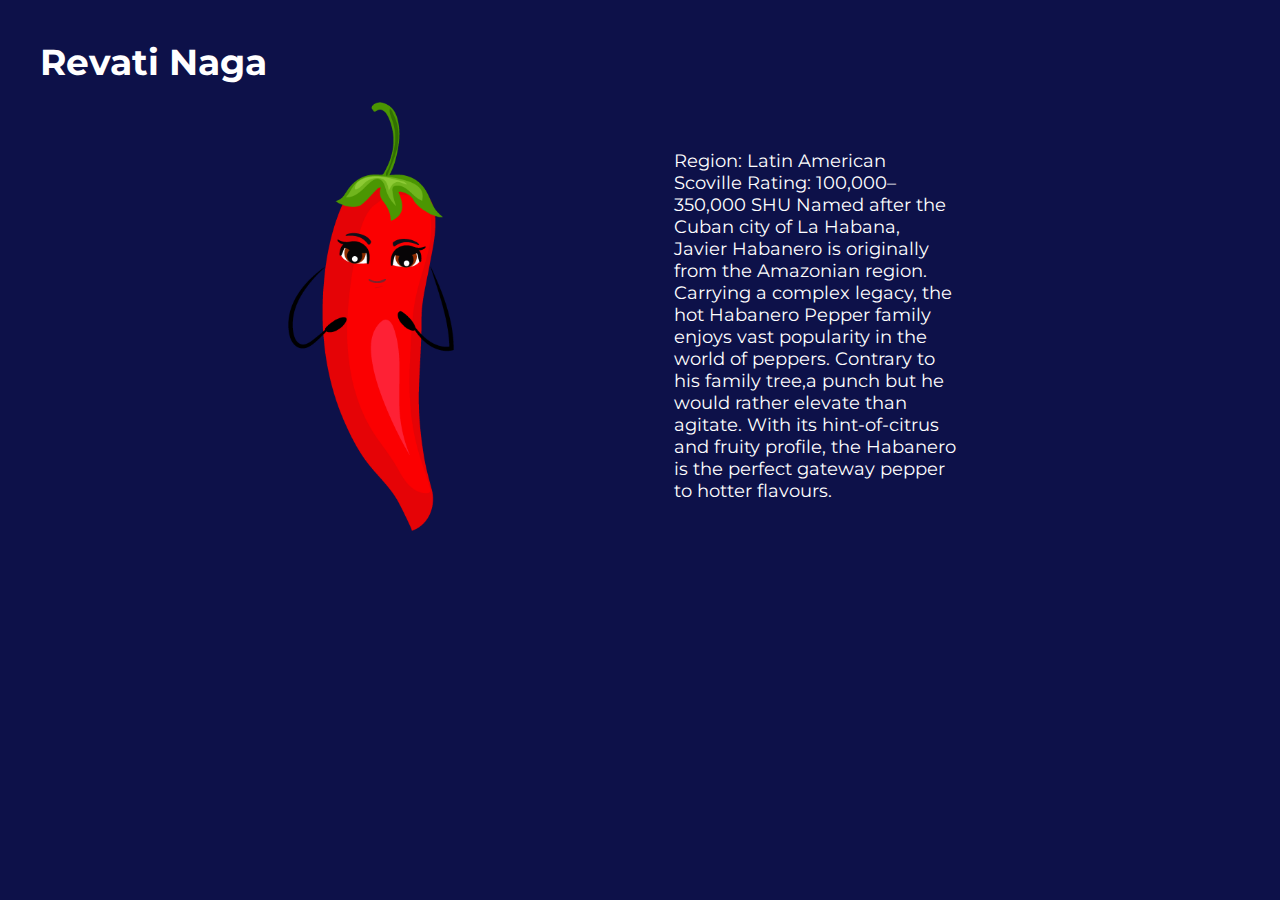
<file: sub_pages/revati.html>
<!DOCTYPE html>
<html class="wide wow-animation" lang="en">
  <head>
    <title>That Perfect Dish</title>
    <meta name="format-detection" content="telephone=no">
    <meta name="viewport" content="width=device-width, height=device-height, initial-scale=1.0, maximum-scale=1.0, user-scalable=0">
    <meta http-equiv="X-UA-Compatible" content="IE=edge">
    <meta charset="utf-8">
    <link rel="icon" href="images/favicon.png" type="image/x-icon">
    <link href="https://fonts.googleapis.com/css2?family=Montserrat:wght@100&family=ZCOOL+KuaiLe&display=swap" rel="stylesheet">
    <base target="_blank">
    <style>
  * {
    margin: 0;
    padding: 0;
  }
  
  body,
  button,
  input {
    font: 18px arial;
    font-family: 'Montserrat', sans-serif;
    color: #fff;
  }
  
  /* li {
    list-style: none;
  } */

  .ingredients li{
    list-style:circle;
  }

  .stpes li{
    list-style:lower-roman;

  }
  
  a {
    color: rgb(255, 255, 255);
    text-decoration: none;
  }
  
  input,
  button {
    border: none;
    outline: none;
  }
  
  body {
    background-color: #0D1149;
  }



  .nav{
    width: 1200px;
    height: auto;
    margin: 40px auto 0;
    /* border-radius: 10px; */
    display: flex;
    overflow: hidden;
  }
  .nav h1{
    width: 227px;
    margin: ;
  }

  .banner_left{
    position: relative;
  }

  #img_one{
    float: left;
    width: 13%;
    position: absolute;
    top: 1em;
    right: 64.5%;
    z-index: 999;
    position: absolute;
    cursor: pointer;

  }

  .text_body p{
  
    width: 282px;
    margin: 11% -5%;



  }

  .banner_rigt{
    width: 600px;
    margin: 5% 55%;
}

.peppertini{
position: relative;
}



  </style>
  
  </head>
  <body>
    <div>
  
    </div>
    <div class="nav">
      <h1>Revati Naga</h1>
    </div>
    <div class="banner_left" id="one">
      <a href="#"><img src="../imgs/red Chillie.png" alt="" id="img_one"></a>
    </div>
    <div class="banner_rigt">
      <div class="text_topic">
        <h3></h3>
      </div>
      <div class="text_body">
        <p>Region: Latin American
          Scoville Rating: 100,000–350,000 SHU
          Named after the Cuban city of La Habana,
          Javier Habanero is originally from the Amazonian region.
          Carrying a complex legacy,
          the hot Habanero Pepper family enjoys vast popularity
          in the world of peppers.
          Contrary to his family tree,a punch but he would rather
          elevate than agitate.
          With its hint-of-citrus and fruity profile,
          the Habanero is the perfect gateway pepper to
          hotter flavours.</p>
    </div>
   
  </body>


  </html>
</file>
